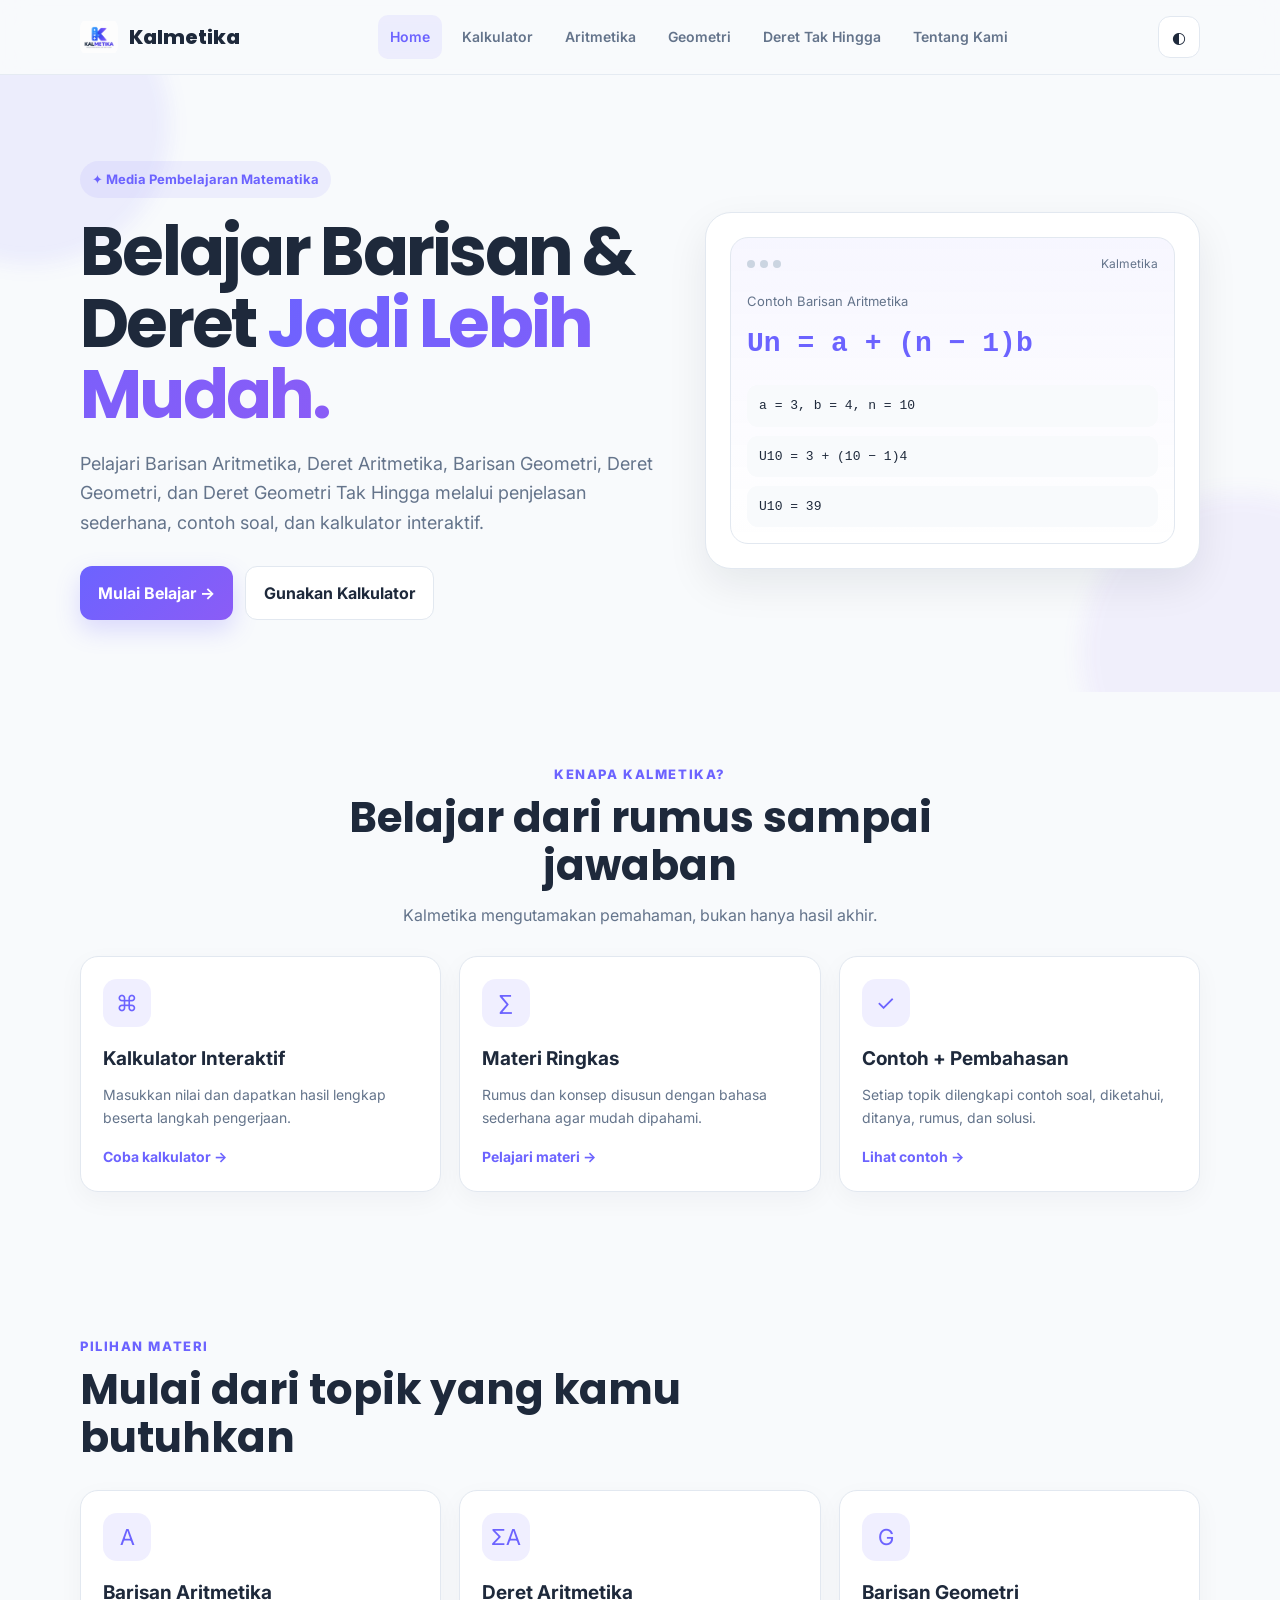
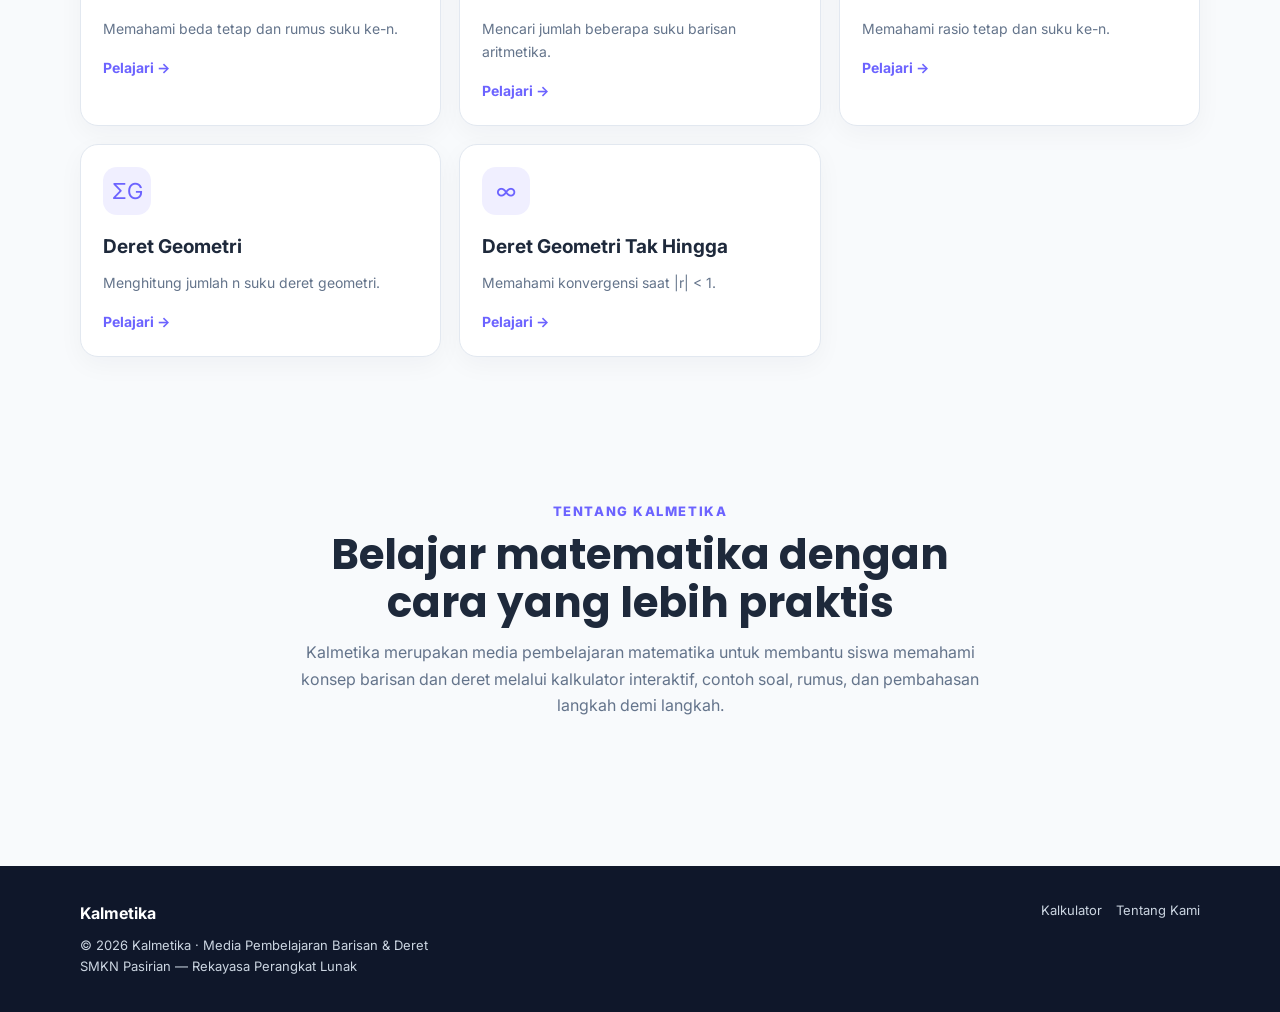
<file: index.html>
<!doctype html><html lang="id"><head><meta charset="utf-8"><meta name="viewport" content="width=device-width,initial-scale=1"><meta name="description" content="Kalmetika - media pembelajaran Barisan & Deret Aritmetika dan Geometri."><title>Kalmetika — Belajar Barisan & Deret Jadi Lebih Mudah</title><link rel="stylesheet" href="style.css"></head><body>
<nav class="navbar"><div class="container nav-wrap"><a class="brand" href="index.html"><img src="assets/images/logo-kalmetika.png" class="brand-logo" alt="Kalmetika">Kalmetika</a><div class="nav-links"><a class="active" href="index.html">Home</a><a href="kalkulator.html">Kalkulator</a><a href="aritmetika.html">Aritmetika</a><a href="geometri.html">Geometri</a><a href="tak-hingga.html">Deret Tak Hingga</a><a href="tentang.html">Tentang Kami</a></div><div class="nav-actions"><button class="icon-btn" id="themeToggle" aria-label="Ganti tema">◐</button><button class="menu-btn" id="menuToggle" aria-label="Buka menu">☰</button></div></div></nav>
<main>
<section class="hero"><div class="container hero-grid"><div><span class="eyebrow">✦ Media Pembelajaran Matematika</span><h1>Belajar Barisan & Deret <span class="gradient-text">Jadi Lebih Mudah.</span></h1><p>Pelajari Barisan Aritmetika, Deret Aritmetika, Barisan Geometri, Deret Geometri, dan Deret Geometri Tak Hingga melalui penjelasan sederhana, contoh soal, dan kalkulator interaktif.</p><div class="hero-actions"><a class="btn btn-primary" href="aritmetika.html">Mulai Belajar →</a><a class="btn btn-secondary" href="kalkulator.html">Gunakan Kalkulator</a></div></div><div class="hero-card"><div class="math-window"><div class="math-top"><div class="dots"><span class="dot"></span><span class="dot"></span><span class="dot"></span></div><span style="color:var(--muted);font-size:12px">Kalmetika</span></div><div style="font-size:13px;color:var(--muted)">Contoh Barisan Aritmetika</div><div class="formula-large">Un = a + (n − 1)b</div><div class="math-steps"><div class="step-chip">a = 3, b = 4, n = 10</div><div class="step-chip">U10 = 3 + (10 − 1)4</div><div class="step-chip">U10 = 39</div></div></div></div></div></section>
<section class="section"><div class="container"><div class="section-header center"><div class="kicker">Kenapa Kalmetika?</div><h2>Belajar dari rumus sampai jawaban</h2><p>Kalmetika mengutamakan pemahaman, bukan hanya hasil akhir.</p></div><div class="grid-3"><article class="card"><div class="card-icon">⌘</div><h3>Kalkulator Interaktif</h3><p>Masukkan nilai dan dapatkan hasil lengkap beserta langkah pengerjaan.</p><a class="card-link" href="kalkulator.html">Coba kalkulator →</a></article><article class="card"><div class="card-icon">∑</div><h3>Materi Ringkas</h3><p>Rumus dan konsep disusun dengan bahasa sederhana agar mudah dipahami.</p><a class="card-link" href="aritmetika.html">Pelajari materi →</a></article><article class="card"><div class="card-icon">✓</div><h3>Contoh + Pembahasan</h3><p>Setiap topik dilengkapi contoh soal, diketahui, ditanya, rumus, dan solusi.</p><a class="card-link" href="geometri.html">Lihat contoh →</a></article></div></div></section>
<section class="section"><div class="container"><div class="section-header"><div class="kicker">Pilihan Materi</div><h2>Mulai dari topik yang kamu butuhkan</h2></div><div class="grid-3"><article class="card"><div class="card-icon">A</div><h3>Barisan Aritmetika</h3><p>Memahami beda tetap dan rumus suku ke-n.</p><a class="card-link" href="aritmetika.html">Pelajari →</a></article><article class="card"><div class="card-icon">ΣA</div><h3>Deret Aritmetika</h3><p>Mencari jumlah beberapa suku barisan aritmetika.</p><a class="card-link" href="aritmetika.html#deret">Pelajari →</a></article><article class="card"><div class="card-icon">G</div><h3>Barisan Geometri</h3><p>Memahami rasio tetap dan suku ke-n.</p><a class="card-link" href="geometri.html">Pelajari →</a></article><article class="card"><div class="card-icon">ΣG</div><h3>Deret Geometri</h3><p>Menghitung jumlah n suku deret geometri.</p><a class="card-link" href="geometri.html#deret">Pelajari →</a></article><article class="card"><div class="card-icon">∞</div><h3>Deret Geometri Tak Hingga</h3><p>Memahami konvergensi saat |r| &lt; 1.</p><a class="card-link" href="tak-hingga.html">Pelajari →</a></article></div></div></section>
<section class="section"><div class="container"><div class="section-header center"><div class="kicker">Tentang Kalmetika</div><h2>Belajar matematika dengan cara yang lebih praktis</h2><p>Kalmetika merupakan media pembelajaran matematika untuk membantu siswa memahami konsep barisan dan deret melalui kalkulator interaktif, contoh soal, rumus, dan pembahasan langkah demi langkah.</p></div></div></section>
</main>
<footer class="footer"><div class="container footer-wrap"><div><h4>Kalmetika</h4><p>© 2026 Kalmetika · Media Pembelajaran Barisan & Deret<br>SMKN Pasirian — Rekayasa Perangkat Lunak</p></div><div class="footer-links"><a href="kalkulator.html">Kalkulator</a><a href="tentang.html">Tentang Kami</a></div></div></footer><button id="toTop" class="to-top">↑</button><div id="toast" class="toast"></div><script src="script.js"></script></body></html>
</file>
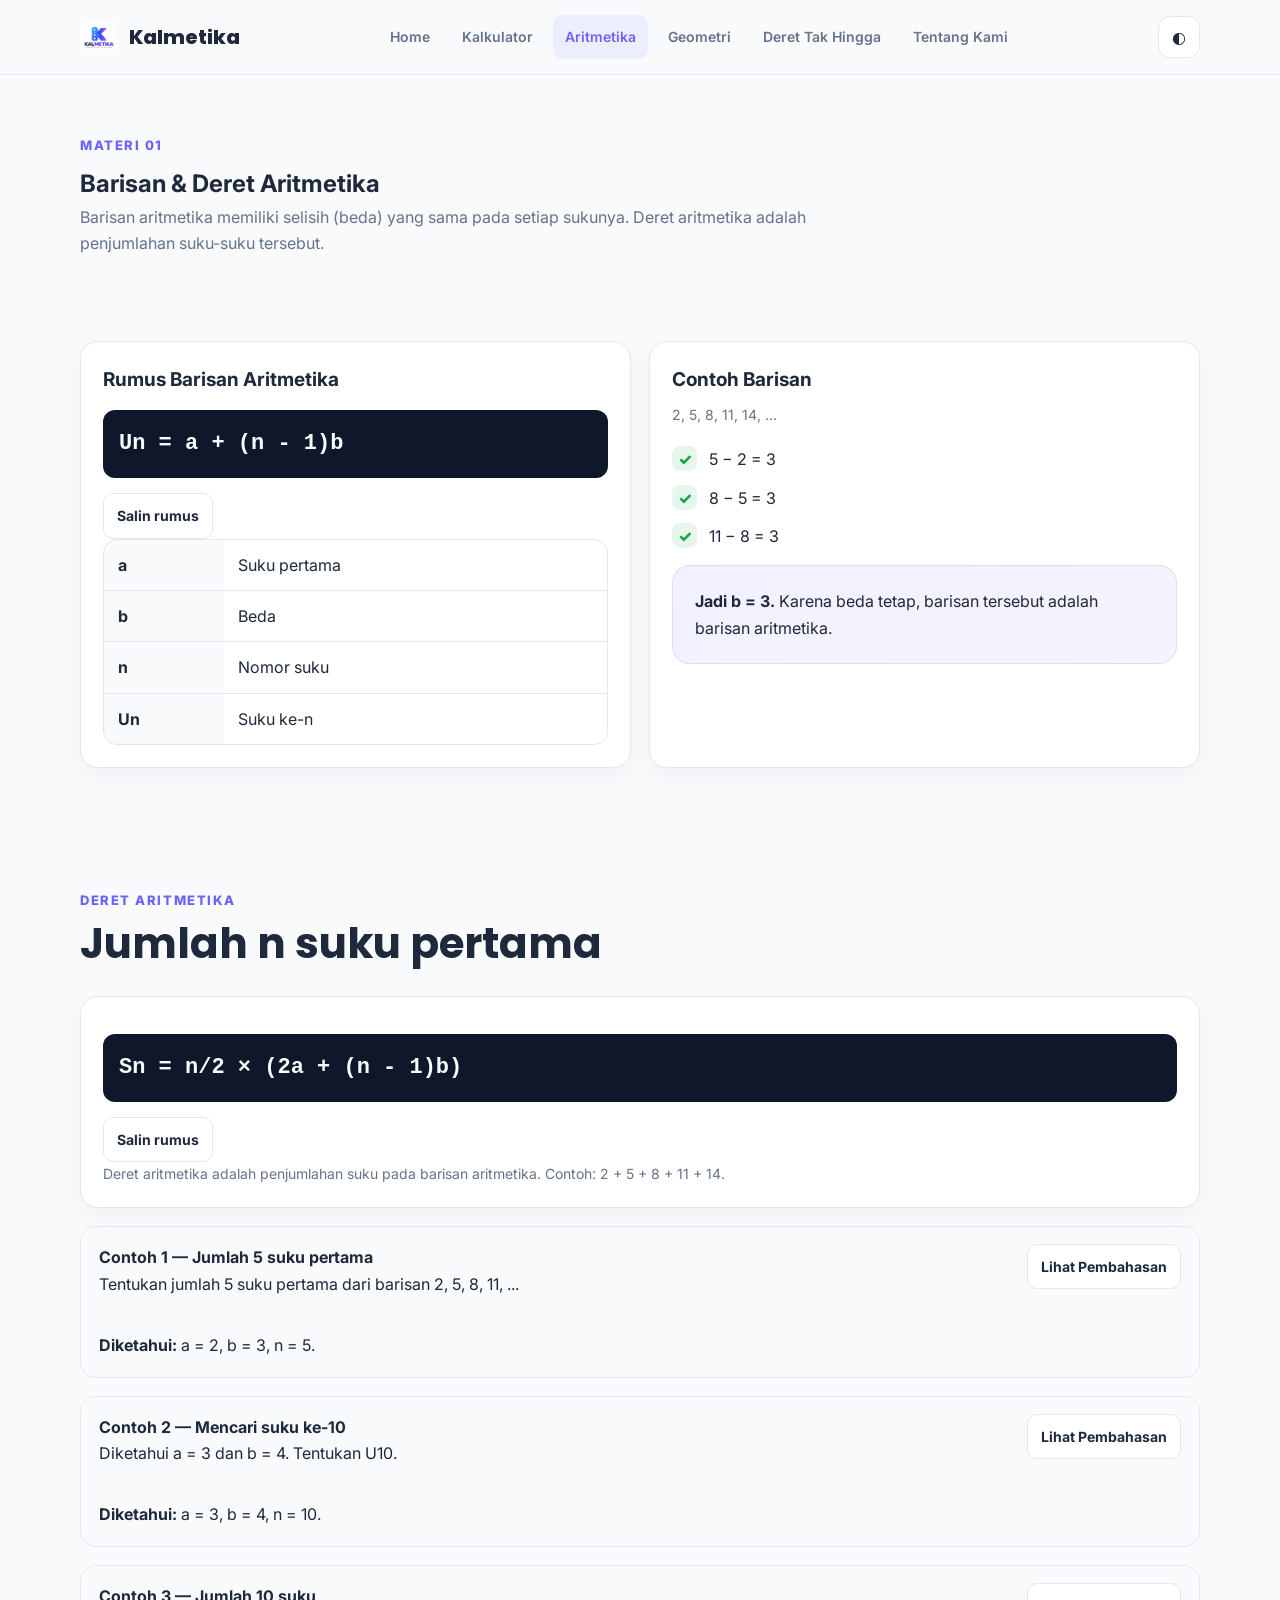
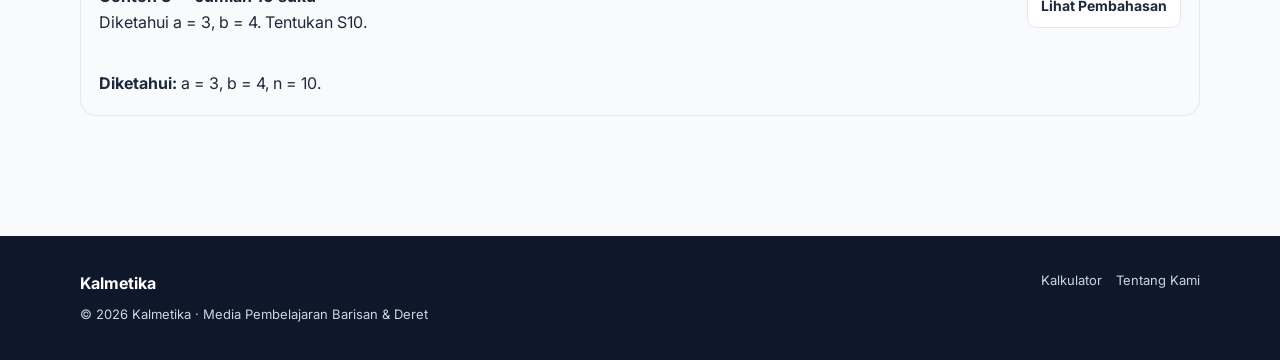
<file: aritmetika.html>
<!doctype html><html lang="id"><head><meta charset="utf-8"><meta name="viewport" content="width=device-width,initial-scale=1"><title>Aritmetika — Kalmetika</title><link rel="stylesheet" href="style.css"></head><body><nav class="navbar"><div class="container nav-wrap"><a class="brand" href="index.html"><img src="assets/images/logo-kalmetika.png" class="brand-logo" alt="Kalmetika">Kalmetika</a><div class="nav-links"><a href="index.html">Home</a><a href="kalkulator.html">Kalkulator</a><a class="active" href="aritmetika.html">Aritmetika</a><a href="geometri.html">Geometri</a><a href="tak-hingga.html">Deret Tak Hingga</a><a href="tentang.html">Tentang Kami</a></div><div class="nav-actions"><button class="icon-btn" id="themeToggle">◐</button><button class="menu-btn" id="menuToggle">☰</button></div></div></nav><main><section class="page-hero"><div class="container"><div class="kicker">Materi 01</div><h1>Barisan & Deret Aritmetika</h1><p>Barisan aritmetika memiliki selisih (beda) yang sama pada setiap sukunya. Deret aritmetika adalah penjumlahan suku-suku tersebut.</p></div></section><section class="section-sm"><div class="container grid-2"><article class="card formula-card"><h3>Rumus Barisan Aritmetika</h3><div class="formula" id="f1">Un = a + (n - 1)b</div><button class="btn btn-secondary btn-small copy-formula" data-target="#f1">Salin rumus</button><div class="table-like"><div>a</div><div>Suku pertama</div><div>b</div><div>Beda</div><div>n</div><div>Nomor suku</div><div>Un</div><div>Suku ke-n</div></div></article><article class="card"><h3>Contoh Barisan</h3><p>2, 5, 8, 11, 14, ...</p><div class="feature-list"><div class="feature-item"><span class="check">✓</span><span>5 − 2 = 3</span></div><div class="feature-item"><span class="check">✓</span><span>8 − 5 = 3</span></div><div class="feature-item"><span class="check">✓</span><span>11 − 8 = 3</span></div></div><div class="callout" style="margin-top:16px"><b>Jadi b = 3.</b> Karena beda tetap, barisan tersebut adalah barisan aritmetika.</div></article></div></section><section class="section" id="deret"><div class="container"><div class="section-header"><div class="kicker">Deret Aritmetika</div><h2>Jumlah n suku pertama</h2></div><article class="card formula-card"><div class="formula" id="f2">Sn = n/2 × (2a + (n - 1)b)</div><button class="btn btn-secondary btn-small copy-formula" data-target="#f2">Salin rumus</button><p>Deret aritmetika adalah penjumlahan suku pada barisan aritmetika. Contoh: 2 + 5 + 8 + 11 + 14.</p></article><div class="example"><div class="example-head"><div><h4>Contoh 1 — Jumlah 5 suku pertama</h4><p>Tentukan jumlah 5 suku pertama dari barisan 2, 5, 8, 11, ...</p></div><button class="btn btn-secondary btn-small toggle-solution">Lihat Pembahasan</button></div><div class="example-body"><b>Diketahui:</b> a = 2, b = 3, n = 5.<div class="solution"><div class="solution-step">S5 = 5/2 × (2(2) + (5 - 1)3)</div><div class="solution-step">S5 = 5/2 × (4 + 12)</div><div class="solution-step">S5 = 5/2 × 16</div><div class="solution-step">S5 = <strong>40</strong></div><p><strong>Jawaban:</strong> Jumlah 5 suku pertama = 40.</p></div></div></div><div class="example"><div class="example-head"><div><h4>Contoh 2 — Mencari suku ke-10</h4><p>Diketahui a = 3 dan b = 4. Tentukan U10.</p></div><button class="btn btn-secondary btn-small toggle-solution">Lihat Pembahasan</button></div><div class="example-body"><b>Diketahui:</b> a = 3, b = 4, n = 10.<div class="solution"><div class="solution-step">U10 = 3 + (10 - 1)4</div><div class="solution-step">U10 = 3 + 36</div><div class="solution-step">U10 = <strong>39</strong></div><p><strong>Jawaban:</strong> U10 = 39.</p></div></div></div><div class="example"><div class="example-head"><div><h4>Contoh 3 — Jumlah 10 suku</h4><p>Diketahui a = 3, b = 4. Tentukan S10.</p></div><button class="btn btn-secondary btn-small toggle-solution">Lihat Pembahasan</button></div><div class="example-body"><b>Diketahui:</b> a = 3, b = 4, n = 10.<div class="solution"><div class="solution-step">S10 = 10/2 × (2(3) + (10 - 1)4)</div><div class="solution-step">S10 = 5 × (6 + 36)</div><div class="solution-step">S10 = 5 × 42</div><div class="solution-step">S10 = <strong>210</strong></div><p><strong>Jawaban:</strong> Jumlah 10 suku pertama = 210.</p></div></div></div></div></section></main><footer class="footer"><div class="container footer-wrap"><div><h4>Kalmetika</h4><p>© 2026 Kalmetika · Media Pembelajaran Barisan & Deret</p></div><div class="footer-links"><a href="kalkulator.html">Kalkulator</a><a href="tentang.html">Tentang Kami</a></div></div></footer><button id="toTop" class="to-top">↑</button><div id="toast" class="toast"></div><script src="script.js"></script></body></html>
</file>
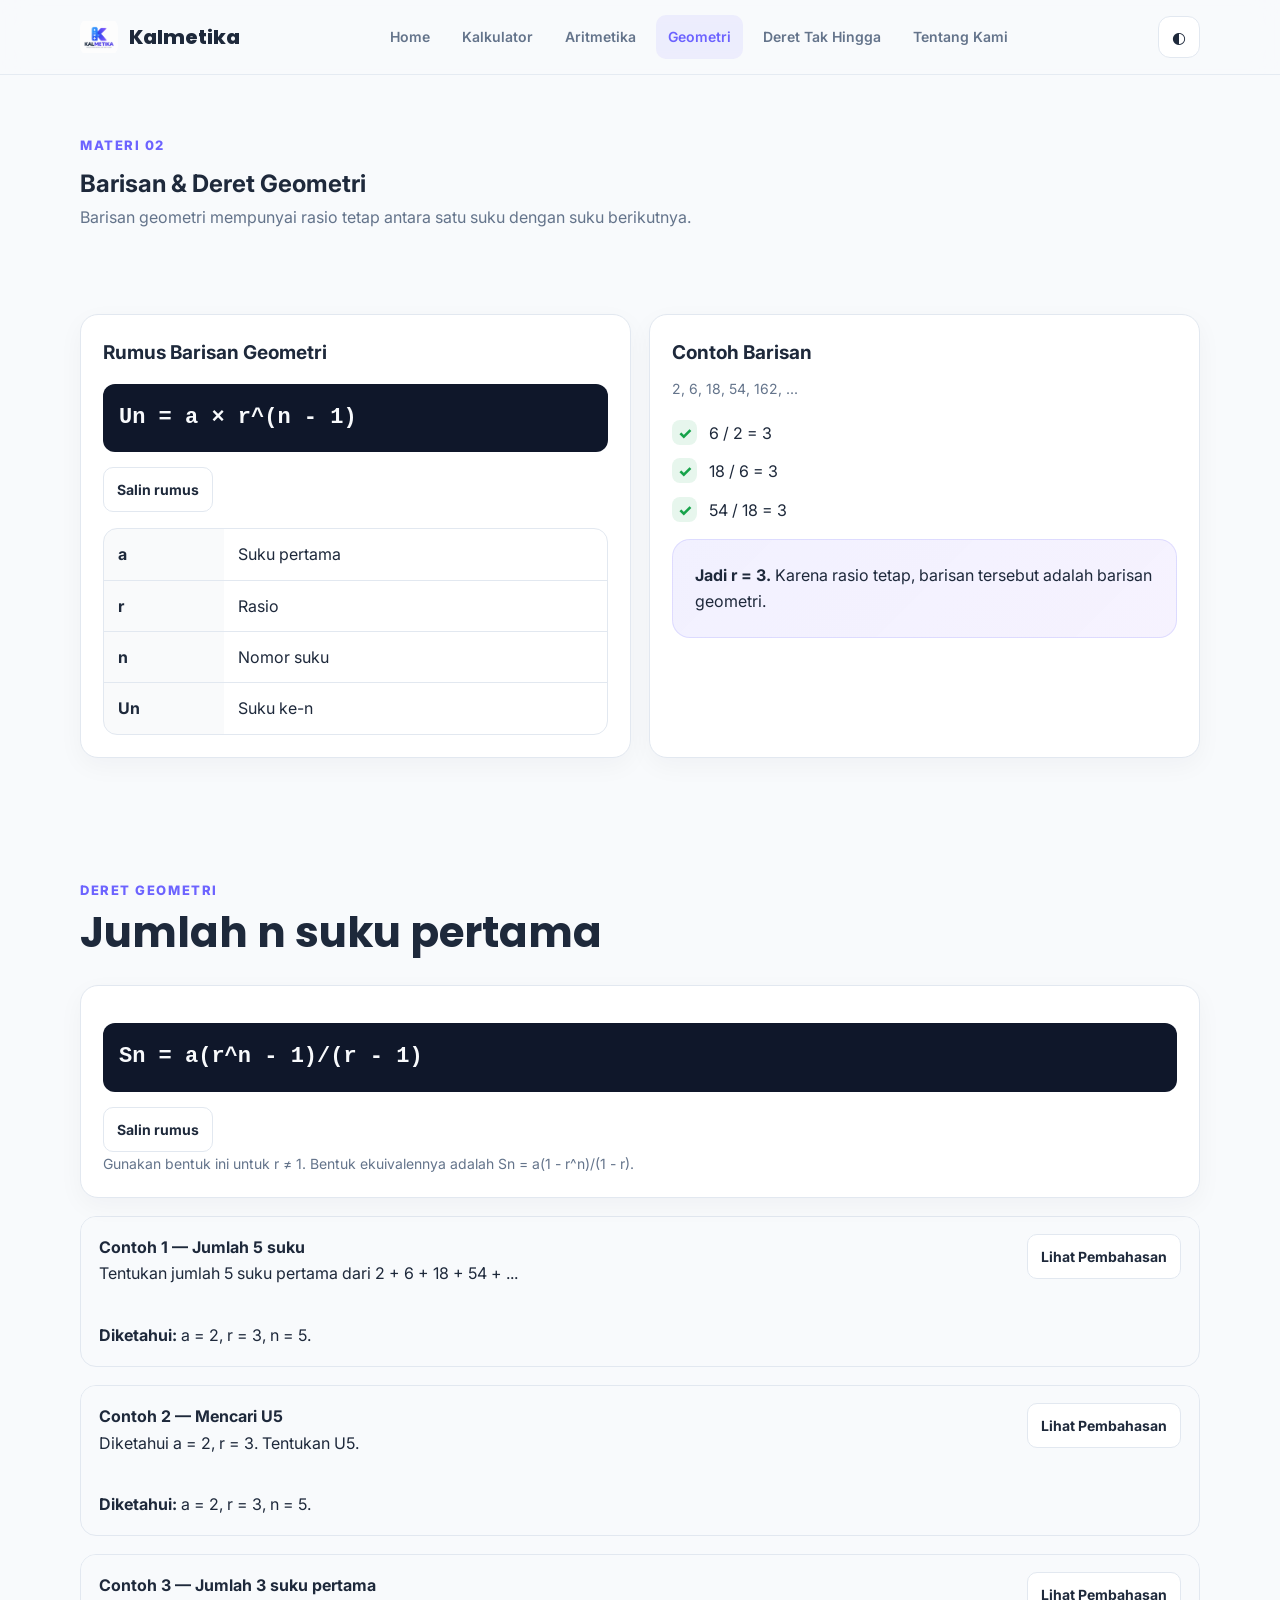
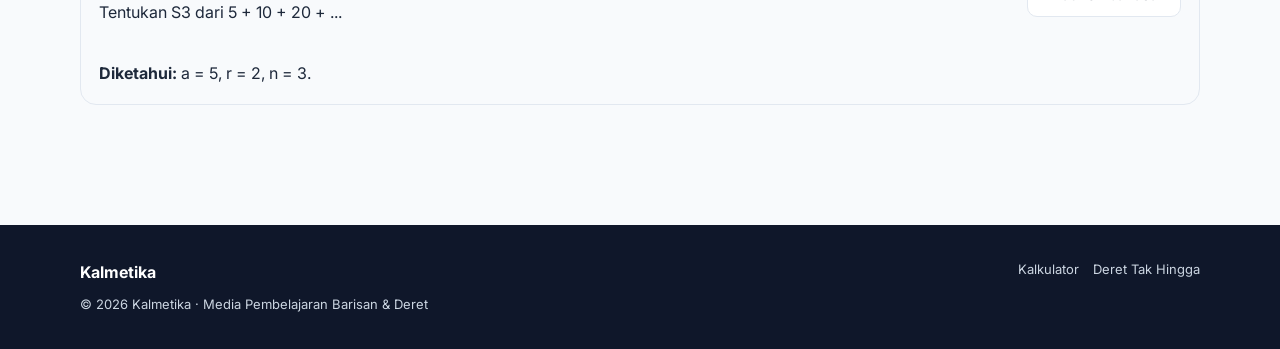
<file: geometri.html>
<!doctype html><html lang="id"><head><meta charset="utf-8"><meta name="viewport" content="width=device-width,initial-scale=1"><title>Geometri — Kalmetika</title><link rel="stylesheet" href="style.css"></head><body><nav class="navbar"><div class="container nav-wrap"><a class="brand" href="index.html"><img src="assets/images/logo-kalmetika.png" class="brand-logo" alt="Kalmetika">Kalmetika</a><div class="nav-links"><a href="index.html">Home</a><a href="kalkulator.html">Kalkulator</a><a href="aritmetika.html">Aritmetika</a><a class="active" href="geometri.html">Geometri</a><a href="tak-hingga.html">Deret Tak Hingga</a><a href="tentang.html">Tentang Kami</a></div><div class="nav-actions"><button class="icon-btn" id="themeToggle">◐</button><button class="menu-btn" id="menuToggle">☰</button></div></div></nav><main><section class="page-hero"><div class="container"><div class="kicker">Materi 02</div><h1>Barisan & Deret Geometri</h1><p>Barisan geometri mempunyai rasio tetap antara satu suku dengan suku berikutnya.</p></div></section><section class="section-sm"><div class="container grid-2"><article class="card formula-card"><h3>Rumus Barisan Geometri</h3><div class="formula" id="g1">Un = a × r^(n - 1)</div><button class="btn btn-secondary btn-small copy-formula" data-target="#g1">Salin rumus</button><div class="table-like" style="margin-top:16px"><div>a</div><div>Suku pertama</div><div>r</div><div>Rasio</div><div>n</div><div>Nomor suku</div><div>Un</div><div>Suku ke-n</div></div></article><article class="card"><h3>Contoh Barisan</h3><p>2, 6, 18, 54, 162, ...</p><div class="feature-list"><div class="feature-item"><span class="check">✓</span><span>6 / 2 = 3</span></div><div class="feature-item"><span class="check">✓</span><span>18 / 6 = 3</span></div><div class="feature-item"><span class="check">✓</span><span>54 / 18 = 3</span></div></div><div class="callout" style="margin-top:16px"><b>Jadi r = 3.</b> Karena rasio tetap, barisan tersebut adalah barisan geometri.</div></article></div></section><section class="section" id="deret"><div class="container"><div class="section-header"><div class="kicker">Deret Geometri</div><h2>Jumlah n suku pertama</h2></div><article class="card formula-card"><div class="formula" id="g2">Sn = a(r^n - 1)/(r - 1)</div><button class="btn btn-secondary btn-small copy-formula" data-target="#g2">Salin rumus</button><p>Gunakan bentuk ini untuk r ≠ 1. Bentuk ekuivalennya adalah Sn = a(1 - r^n)/(1 - r).</p></article><div class="example"><div class="example-head"><div><h4>Contoh 1 — Jumlah 5 suku</h4><p>Tentukan jumlah 5 suku pertama dari 2 + 6 + 18 + 54 + ...</p></div><button class="btn btn-secondary btn-small toggle-solution">Lihat Pembahasan</button></div><div class="example-body"><b>Diketahui:</b> a = 2, r = 3, n = 5.<div class="solution"><div class="solution-step">S5 = 2(3^5 - 1)/(3 - 1)</div><div class="solution-step">S5 = 2(243 - 1)/2</div><div class="solution-step">S5 = <strong>242</strong></div><p><strong>Jawaban:</strong> Jumlah 5 suku pertama = 242.</p></div></div></div><div class="example"><div class="example-head"><div><h4>Contoh 2 — Mencari U5</h4><p>Diketahui a = 2, r = 3. Tentukan U5.</p></div><button class="btn btn-secondary btn-small toggle-solution">Lihat Pembahasan</button></div><div class="example-body"><b>Diketahui:</b> a = 2, r = 3, n = 5.<div class="solution"><div class="solution-step">U5 = 2 × 3^(5 - 1)</div><div class="solution-step">U5 = 2 × 3^4</div><div class="solution-step">U5 = 2 × 81 = <strong>162</strong></div><p><strong>Jawaban:</strong> U5 = 162.</p></div></div></div><div class="example"><div class="example-head"><div><h4>Contoh 3 — Jumlah 3 suku pertama</h4><p>Tentukan S3 dari 5 + 10 + 20 + ...</p></div><button class="btn btn-secondary btn-small toggle-solution">Lihat Pembahasan</button></div><div class="example-body"><b>Diketahui:</b> a = 5, r = 2, n = 3.<div class="solution"><div class="solution-step">S3 = 5(2^3 - 1)/(2 - 1)</div><div class="solution-step">S3 = 5(8 - 1)</div><div class="solution-step">S3 = <strong>35</strong></div><p><strong>Jawaban:</strong> Jumlah 3 suku pertama = 35.</p></div></div></div></div></section></main><footer class="footer"><div class="container footer-wrap"><div><h4>Kalmetika</h4><p>© 2026 Kalmetika · Media Pembelajaran Barisan & Deret</p></div><div class="footer-links"><a href="kalkulator.html">Kalkulator</a><a href="tak-hingga.html">Deret Tak Hingga</a></div></div></footer><button id="toTop" class="to-top">↑</button><div id="toast" class="toast"></div><script src="script.js"></script></body></html>
</file>
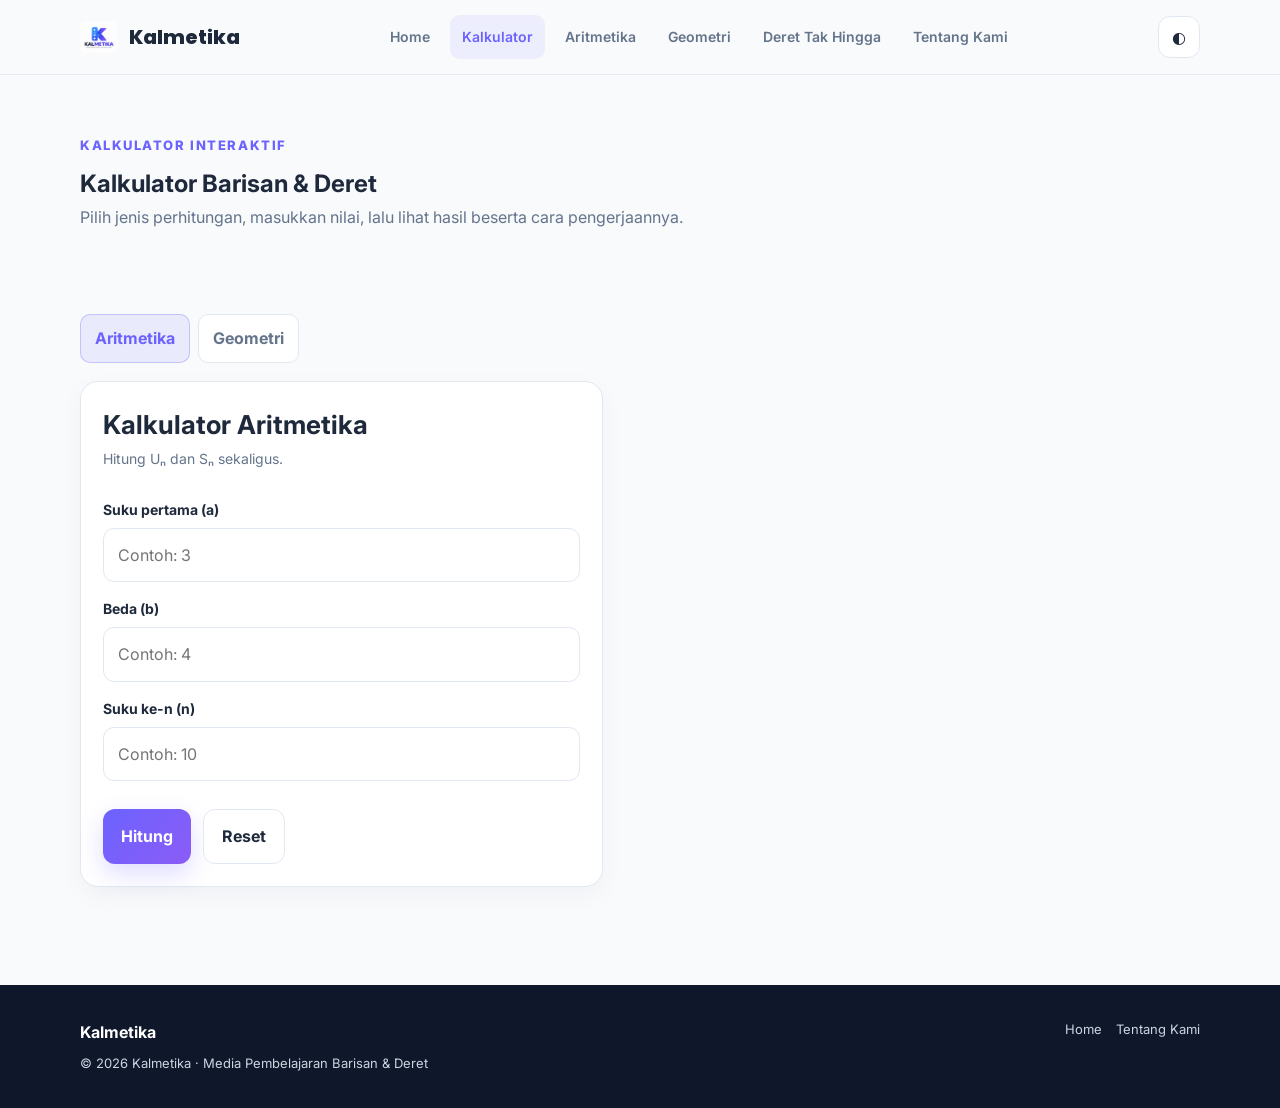
<file: kalkulator.html>
<!doctype html><html lang="id"><head><meta charset="utf-8"><meta name="viewport" content="width=device-width,initial-scale=1"><title>Kalkulator — Kalmetika</title><link rel="stylesheet" href="style.css"></head><body><nav class="navbar"><div class="container nav-wrap"><a class="brand" href="index.html"><img src="assets/images/logo-kalmetika.png" class="brand-logo" alt="Kalmetika">Kalmetika</a><div class="nav-links"><a href="index.html">Home</a><a class="active" href="kalkulator.html">Kalkulator</a><a href="aritmetika.html">Aritmetika</a><a href="geometri.html">Geometri</a><a href="tak-hingga.html">Deret Tak Hingga</a><a href="tentang.html">Tentang Kami</a></div><div class="nav-actions"><button class="icon-btn" id="themeToggle">◐</button><button class="menu-btn" id="menuToggle">☰</button></div></div></nav><main><section class="page-hero"><div class="container"><div class="kicker">Kalkulator Interaktif</div><h1>Kalkulator Barisan & Deret</h1><p>Pilih jenis perhitungan, masukkan nilai, lalu lihat hasil beserta cara pengerjaannya.</p></div></section><section class="section-sm"><div class="container"><div class="tabs"><button class="tab calc-tab active" data-mode="arith">Aritmetika</button><button class="tab calc-tab" data-mode="geo">Geometri</button></div><div class="calc-shell"><section class="card" id="arithCalc"><div class="section-header"><h2 style="font-size:26px">Kalkulator Aritmetika</h2><p>Hitung Uₙ dan Sₙ sekaligus.</p></div><div id="arithError" class="error"></div><form id="arithForm"><div class="field"><label for="a">Suku pertama (a)</label><input id="a" type="number" step="any" placeholder="Contoh: 3" required></div><div class="field"><label for="b">Beda (b)</label><input id="b" type="number" step="any" placeholder="Contoh: 4" required></div><div class="field"><label for="n">Suku ke-n (n)</label><input id="n" type="number" min="1" step="1" placeholder="Contoh: 10" required></div><div class="hero-actions"><button class="btn btn-primary" type="submit">Hitung</button><button class="btn btn-secondary" id="arithReset" type="button">Reset</button></div></form></section><section class="card" id="arithResults" style="display:none"><div class="section-header"><h2 style="font-size:26px">Hasil & Cara Pengerjaan</h2><p>Hasil akan muncul setelah kalkulator dijalankan.</p></div><div class="result-grid"><div class="result"><div class="label">Suku ke-n (Uₙ)</div><div class="value" id="arithUn">—</div></div><div class="result"><div class="label">Jumlah n suku (Sₙ)</div><div class="value" id="arithSn">—</div></div></div><div class="steps-box" id="arithSteps"></div></section>
<section class="card" id="geoCalc" style="display:none"><div class="section-header"><h2 style="font-size:26px">Kalkulator Geometri</h2><p>Hitung Uₙ, Sₙ, dan S∞.</p></div><div id="geoError" class="error"></div><form id="geoForm"><div class="field"><label for="ga">Suku pertama (a)</label><input id="ga" type="number" step="any" placeholder="Contoh: 2" required></div><div class="field"><label for="gr">Rasio (r)</label><input id="gr" type="number" step="any" placeholder="Contoh: 3" required></div><div class="field"><label for="gn">Suku ke-n (n)</label><input id="gn" type="number" min="1" step="1" placeholder="Contoh: 5" required></div><div class="hero-actions"><button class="btn btn-primary" type="submit">Hitung</button><button class="btn btn-secondary" id="geoReset" type="button">Reset</button></div></form></section><section class="card" id="geoResults" style="display:none"><div class="section-header"><h2 style="font-size:26px">Hasil & Cara Pengerjaan</h2></div><div class="result-grid"><div class="result"><div class="label">Uₙ</div><div class="value" id="geoUn">—</div></div><div class="result"><div class="label">Sₙ</div><div class="value" id="geoSn">—</div></div><div class="result"><div class="label">S∞</div><div class="value" id="geoInf">—</div></div></div><div class="steps-box" id="geoSteps"></div></section></div></div></section></main><footer class="footer"><div class="container footer-wrap"><div><h4>Kalmetika</h4><p>© 2026 Kalmetika · Media Pembelajaran Barisan & Deret</p></div><div class="footer-links"><a href="index.html">Home</a><a href="tentang.html">Tentang Kami</a></div></div></footer><button id="toTop" class="to-top">↑</button><div id="toast" class="toast"></div><script src="script.js"></script></body></html>
</file>
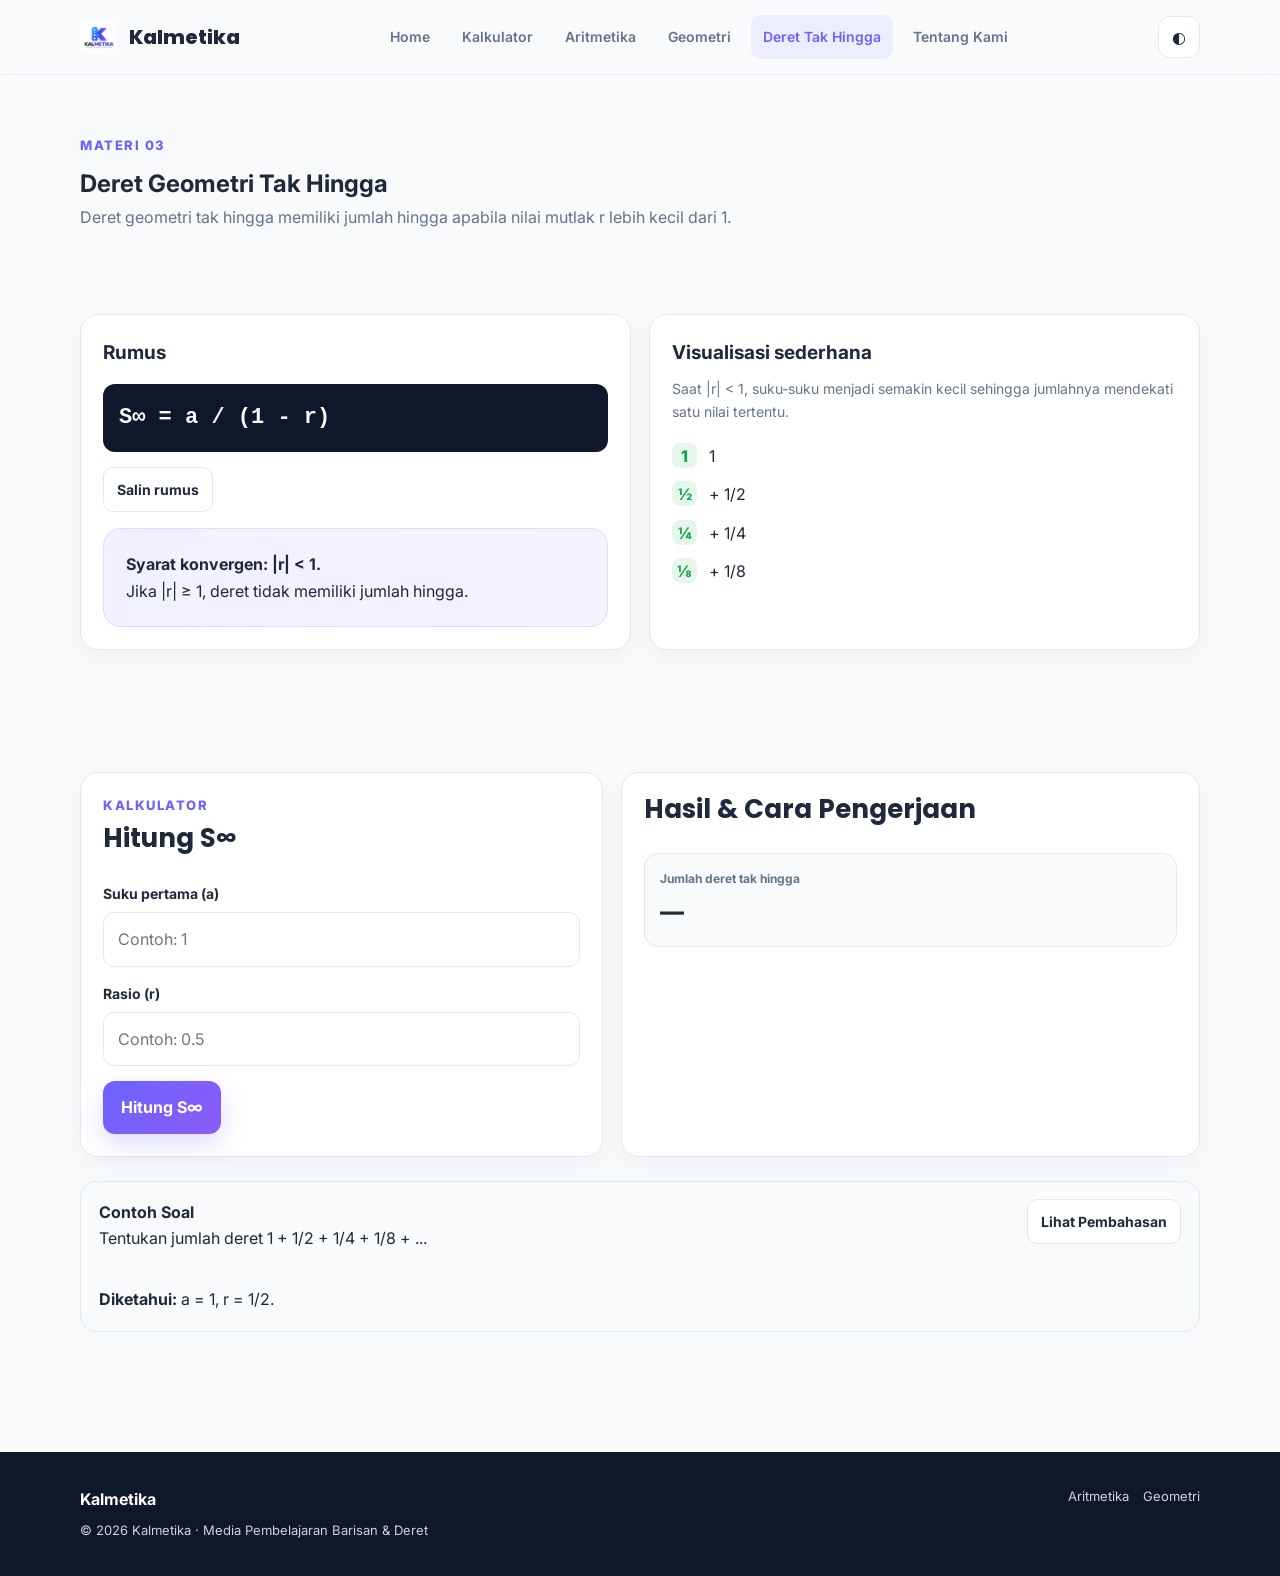
<file: tak-hingga.html>
<!doctype html><html lang="id"><head><meta charset="utf-8"><meta name="viewport" content="width=device-width,initial-scale=1"><title>Deret Geometri Tak Hingga — Kalmetika</title><link rel="stylesheet" href="style.css"></head><body><nav class="navbar"><div class="container nav-wrap"><a class="brand" href="index.html"><img src="assets/images/logo-kalmetika.png" class="brand-logo" alt="Kalmetika">Kalmetika</a><div class="nav-links"><a href="index.html">Home</a><a href="kalkulator.html">Kalkulator</a><a href="aritmetika.html">Aritmetika</a><a href="geometri.html">Geometri</a><a class="active" href="tak-hingga.html">Deret Tak Hingga</a><a href="tentang.html">Tentang Kami</a></div><div class="nav-actions"><button class="icon-btn" id="themeToggle">◐</button><button class="menu-btn" id="menuToggle">☰</button></div></div></nav><main><section class="page-hero"><div class="container"><div class="kicker">Materi 03</div><h1>Deret Geometri Tak Hingga</h1><p>Deret geometri tak hingga memiliki jumlah hingga apabila nilai mutlak r lebih kecil dari 1.</p></div></section><section class="section-sm"><div class="container grid-2"><article class="card formula-card"><h3>Rumus</h3><div class="formula" id="infFormula">S∞ = a / (1 - r)</div><button class="btn btn-secondary btn-small copy-formula" data-target="#infFormula">Salin rumus</button><div class="callout" style="margin-top:16px"><b>Syarat konvergen: |r| &lt; 1.</b><br>Jika |r| ≥ 1, deret tidak memiliki jumlah hingga.</div></article><article class="card"><h3>Visualisasi sederhana</h3><p>Saat |r| &lt; 1, suku-suku menjadi semakin kecil sehingga jumlahnya mendekati satu nilai tertentu.</p><div class="feature-list"><div class="feature-item"><span class="check">1</span><span>1</span></div><div class="feature-item"><span class="check">½</span><span>+ 1/2</span></div><div class="feature-item"><span class="check">¼</span><span>+ 1/4</span></div><div class="feature-item"><span class="check">⅛</span><span>+ 1/8</span></div></div></article></div></section><section class="section"><div class="container"><div class="calc-shell"><section class="card"><div class="section-header"><div class="kicker">Kalkulator</div><h2 style="font-size:26px">Hitung S∞</h2></div><div id="infiniteError" class="error"></div><form id="infiniteForm"><div class="field"><label for="ia">Suku pertama (a)</label><input id="ia" type="number" step="any" placeholder="Contoh: 1" required></div><div class="field"><label for="ir">Rasio (r)</label><input id="ir" type="number" step="any" placeholder="Contoh: 0.5" required></div><button class="btn btn-primary" type="submit">Hitung S∞</button></form></section><section class="card" id="infiniteResult"><div class="section-header"><h2 style="font-size:26px">Hasil & Cara Pengerjaan</h2></div><div class="result"><div class="label">Jumlah deret tak hingga</div><div class="value" id="infValue">—</div></div><div class="steps-box" id="infiniteSteps"></div></section></div><div style="margin-top:24px" class="example"><div class="example-head"><div><h4>Contoh Soal</h4><p>Tentukan jumlah deret 1 + 1/2 + 1/4 + 1/8 + ...</p></div><button class="btn btn-secondary btn-small toggle-solution">Lihat Pembahasan</button></div><div class="example-body"><b>Diketahui:</b> a = 1, r = 1/2.<div class="solution"><div class="solution-step">S∞ = a/(1-r)</div><div class="solution-step">S∞ = 1/(1 - 1/2)</div><div class="solution-step">S∞ = 1/(1/2)</div><div class="solution-step">S∞ = <strong>2</strong></div><p><strong>Jawaban:</strong> Jumlah deret tak hingga = 2.</p></div></div></div></div></section></main><footer class="footer"><div class="container footer-wrap"><div><h4>Kalmetika</h4><p>© 2026 Kalmetika · Media Pembelajaran Barisan & Deret</p></div><div class="footer-links"><a href="aritmetika.html">Aritmetika</a><a href="geometri.html">Geometri</a></div></div></footer><button id="toTop" class="to-top">↑</button><div id="toast" class="toast"></div><script src="script.js"></script></body></html>
</file>
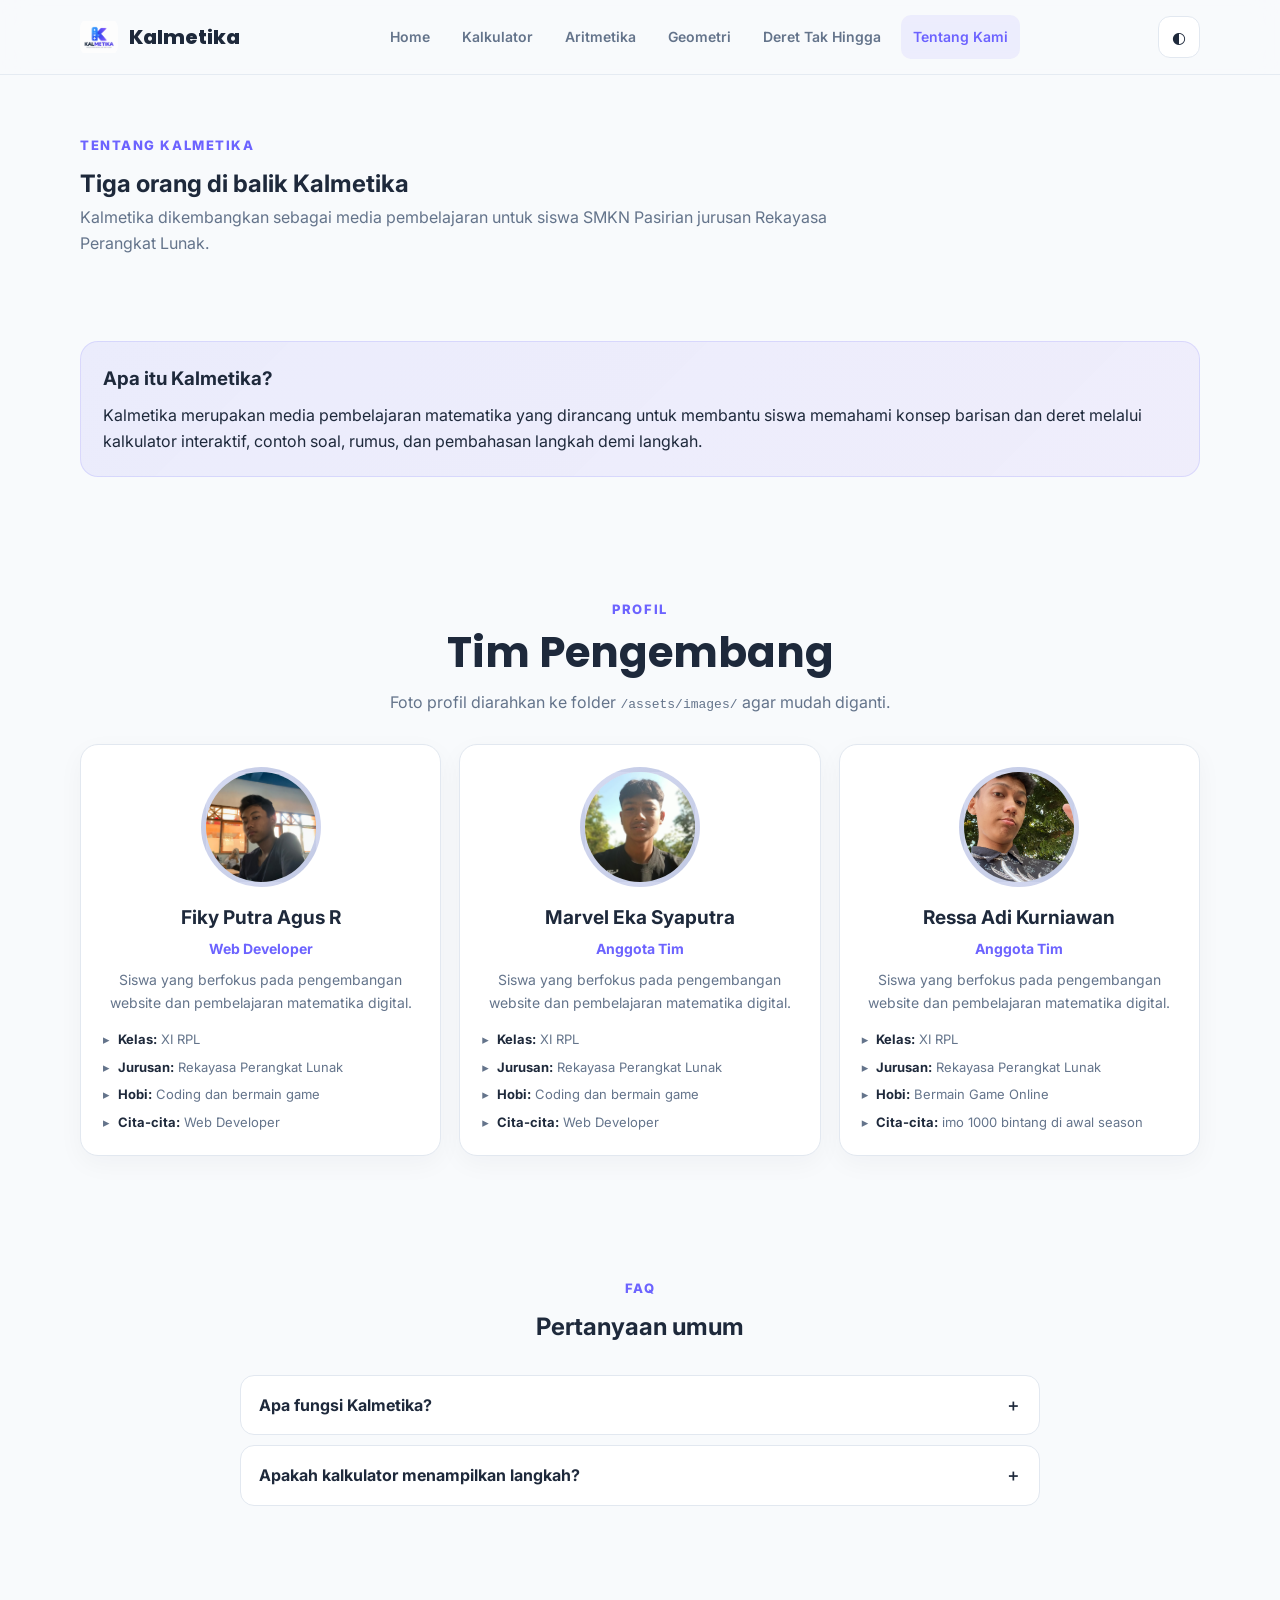
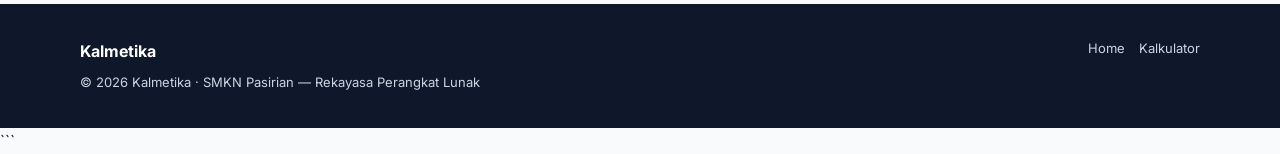
<file: tentang.html>
<!doctype html>
<html lang="id">

<head>
    <meta charset="utf-8">
    <meta name="viewport" content="width=device-width, initial-scale=1">
    <title>Tentang Kami — Kalmetika</title>
    <link rel="stylesheet" href="style.css">
</head>

<body>

    <!-- Navbar -->
    <nav class="navbar">
        <div class="container nav-wrap">

            <a class="brand" href="index.html">
                <img
                    src="assets/images/logo-kalmetika.png"
                    class="brand-logo"
                    alt="Kalmetika"
                >
                Kalmetika
            </a>

            <div class="nav-links">
                <a href="index.html">Home</a>
                <a href="kalkulator.html">Kalkulator</a>
                <a href="aritmetika.html">Aritmetika</a>
                <a href="geometri.html">Geometri</a>
                <a href="tak-hingga.html">Deret Tak Hingga</a>
                <a class="active" href="tentang.html">Tentang Kami</a>
            </div>

            <div class="nav-actions">
                <button class="icon-btn" id="themeToggle">◐</button>
                <button class="menu-btn" id="menuToggle">☰</button>
            </div>

        </div>
    </nav>

    <main>

        <!-- Hero -->
        <section class="page-hero">
            <div class="container">
                <div class="kicker">Tentang Kalmetika</div>

                <h1>Tiga orang di balik Kalmetika</h1>

                <p>
                    Kalmetika dikembangkan sebagai media pembelajaran
                    untuk siswa SMKN Pasirian jurusan Rekayasa Perangkat Lunak.
                </p>
            </div>
        </section>

        <!-- Tentang Kalmetika -->
        <section class="section-sm">
            <div class="container">

                <div class="callout">
                    <h3>Apa itu Kalmetika?</h3>

                    <p style="margin-top: 7px">
                        Kalmetika merupakan media pembelajaran matematika
                        yang dirancang untuk membantu siswa memahami konsep
                        barisan dan deret melalui kalkulator interaktif,
                        contoh soal, rumus, dan pembahasan langkah demi langkah.
                    </p>
                </div>

            </div>
        </section>

        <!-- Profil Tim -->
        <section class="section">
            <div class="container">

                <div class="section-header center">
                    <div class="kicker">Profil</div>

                    <h2>Tim Pengembang</h2>

                    <p>
                        Foto profil diarahkan ke folder
                        <code>/assets/images/</code>
                        agar mudah diganti.
                    </p>
                </div>

                <div class="team">

                    <!-- Profil 1 -->
                    <article class="card profile">

                        <img
                            class="avatar"
                            src="assets/images/profil1.jpg"
                            data-fallback="data:image/svg+xml,%3Csvg xmlns='http://www.w3.org/2000/svg' viewBox='0 0 200 200'%3E%3Crect width='200' height='200' fill='%23E2E8F0'/%3E%3Ctext x='100' y='110' text-anchor='middle' font-family='Arial' font-size='56' fill='%236C63FF'%3EF%3C/text%3E%3C/svg%3E"
                            alt="Foto Fiky Putra Agus R"
                        >

                        <h3>Fiky Putra Agus R</h3>

                        <div class="role">
                            Web Developer
                        </div>

                        <p class="bio">
                            Siswa yang berfokus pada pengembangan website
                            dan pembelajaran matematika digital.
                        </p>

                        <div class="profile-meta">

                            <div>
                                ▸
                                <span>
                                    <b>Kelas:</b> XI RPL
                                </span>
                            </div>

                            <div>
                                ▸
                                <span>
                                    <b>Jurusan:</b> Rekayasa Perangkat Lunak
                                </span>
                            </div>

                            <div>
                                ▸
                                <span>
                                    <b>Hobi:</b> Coding dan bermain game
                                </span>
                            </div>

                            <div>
                                ▸
                                <span>
                                    <b>Cita-cita:</b> Web Developer
                                </span>
                            </div>

                        </div>

                    </article>

                    <!-- Profil 2 -->
                    <article class="card profile">

                        <img
                            class="avatar"
                            src="assets/images/profil2.jpg"
                            data-fallback="data:image/svg+xml,%3Csvg xmlns='http://www.w3.org/2000/svg' viewBox='0 0 200 200'%3E%3Crect width='200' height='200' fill='%23E2E8F0'/%3E%3Ctext x='100' y='110' text-anchor='middle' font-family='Arial' font-size='56' fill='%238B5CF6'%3E2%3C/text%3E%3C/svg%3E"
                            alt="Foto Profil 2"
                        >

                        <h3>Marvel Eka Syaputra</h3>

                        <div class="role">
                            Anggota Tim
                        </div>

                        <p class="bio">
                            Siswa yang berfokus pada pengembangan website dan pembelajaran matematika digital.
                        </p>

                        <div class="profile-meta">

                            <div>
                                ▸
                                <span>
                                    <b>Kelas:</b> XI RPL
                                </span>
                            </div>

                            <div>
                                ▸
                                <span>
                                    <b>Jurusan:</b> Rekayasa Perangkat Lunak
                                </span>
                            </div>

                            <div>
                                ▸
                                <span>
                                    <b>Hobi:</b> Coding dan bermain game
                                </span>
                            </div>

                            <div>
                                ▸
                                <span>
                                    <b>Cita-cita:</b> Web Developer
                                </span>
                            </div>

                        </div>

                    </article>

                    <!-- Profil 3 -->
                    <article class="card profile">

                        <img
                            class="avatar"
                            src="assets/images/profil3.jpg"
                            data-fallback="data:image/svg+xml,%3Csvg xmlns='http://www.w3.org/2000/svg' viewBox='0 0 200 200'%3E%3Crect width='200' height='200' fill='%23E2E8F0'/%3E%3Ctext x='100' y='110' text-anchor='middle' font-family='Arial' font-size='56' fill='%236C63FF'%3E3%3C/text%3E%3C/svg%3E"
                            alt="Foto Profil 3"
                        >

                        <h3>Ressa Adi Kurniawan</h3>

                        <div class="role">
                            Anggota Tim
                        </div>

                        <p class="bio">
                            Siswa yang berfokus pada pengembangan website dan pembelajaran matematika digital.
                        </p>

                        <div class="profile-meta">

                            <div>
                                ▸
                                <span>
                                    <b>Kelas:</b> XI RPL
                                </span>
                            </div>

                            <div>
                                ▸
                                <span>
                                    <b>Jurusan:</b> Rekayasa Perangkat Lunak
                                </span>
                            </div>

                            <div>
                                ▸
                                <span>
                                    <b>Hobi:</b> Bermain Game Online
                                </span>
                            </div>

                            <div>
                                ▸
                                <span>
                                    <b>Cita-cita:</b> imo 1000 bintang di awal season 
                                </span>
                            </div>

                        </div>

                    </article>

                </div>

            </div>
        </section>

        <!-- FAQ -->
        <section class="section-sm">
            <div class="container">

                <div class="section-header center">
                    <div class="kicker">FAQ</div>
                    <h2>Pertanyaan umum</h2>
                </div>

                <div class="faq">

                    <!-- FAQ 1 -->
                    <div class="faq-item">

                        <button class="faq-q">
                            Apa fungsi Kalmetika?
                            <span>＋</span>
                        </button>

                        <div class="faq-a">
                            Kalmetika membantu belajar barisan dan deret
                            melalui materi, rumus, contoh soal, serta kalkulator.
                        </div>

                    </div>

                    <!-- FAQ 2 -->
                    <div class="faq-item">

                        <button class="faq-q">
                            Apakah kalkulator menampilkan langkah?
                            <span>＋</span>
                        </button>

                        <div class="faq-a">
                            Ya. Kalkulator menampilkan substitusi rumus
                            dan proses hitung agar pengguna bisa mengikuti pengerjaannya.
                        </div>

                    </div>

                    <!-- FAQ 3
                    <div class="faq-item">

                        <button class="faq-q">
                            Bagaimana mengganti foto anggota?
                            <span>＋</span>
                        </button>

                        <div class="faq-a">
                            Ganti file profil1.jpg, profil2.jpg, dan profil3.jpg
                            di folder assets/images tanpa perlu mengubah struktur HTML.
                        </div>

                    </div> -->

                </div>

            </div>
        </section>

    </main>

    <!-- Footer -->
    <footer class="footer">
        <div class="container footer-wrap">

            <div>
                <h4>Kalmetika</h4>

                <p>
                    © 2026 Kalmetika · SMKN Pasirian —
                    Rekayasa Perangkat Lunak
                </p>
            </div>

            <div class="footer-links">
                <a href="index.html">Home</a>
                <a href="kalkulator.html">Kalkulator</a>
            </div>

        </div>
    </footer>

    <!-- Back to Top -->
    <button id="toTop" class="to-top">↑</button>

    <!-- Toast -->
    <div id="toast" class="toast"></div>

    <!-- JavaScript -->
    <script src="script.js"></script>

</body>

</html>
```
</file>
<file: style.css>
@import url('https://fonts.googleapis.com/css2?family=Inter:wght@400;500;600;700;800&family=Poppins:wght@600;700;800&display=swap');

:root{--primary:#6C63FF;--secondary:#8B5CF6;--bg:#F8FAFC;--surface:#fff;--text:#1E293B;--muted:#64748B;--border:#E2E8F0;--success:#16A34A;--danger:#DC2626;--shadow:0 16px 40px rgba(15,23,42,.08);--radius:18px}
*{box-sizing:border-box;margin:0;padding:0}
html{scroll-behavior:smooth}
body{font-family:Inter,system-ui,sans-serif;background:var(--bg);color:var(--text);line-height:1.65}
a{color:inherit;text-decoration:none}
img{max-width:100%;display:block}
button,input,select{font:inherit}
.container{width:min(1120px,92%);margin-inline:auto}

.navbar{position:sticky;top:0;z-index:100;background:rgba(248,250,252,.86);backdrop-filter:blur(14px);border-bottom:1px solid rgba(226,232,240,.8)}
.nav-wrap{height:74px;display:flex;align-items:center;justify-content:space-between;gap:24px}
.brand{display:flex;align-items:center;gap:11px;font-weight:800;font-family:Poppins,sans-serif;font-size:20px}
.brand-mark{width:38px;height:38px;border-radius:12px;display:grid;place-items:center;background:linear-gradient(135deg,var(--primary),var(--secondary));color:#fff;font-size:20px;box-shadow:0 9px 22px rgba(108,99,255,.28)}
.nav-links{display:flex;align-items:center;gap:8px}
.nav-links a{padding:10px 12px;border-radius:10px;color:var(--muted);font-weight:600;font-size:14px}
.nav-links a:hover,.nav-links a.active{color:var(--primary);background:rgba(108,99,255,.09)}
.nav-actions{display:flex;align-items:center;gap:8px}
.icon-btn,.menu-btn{width:42px;height:42px;border:1px solid var(--border);background:var(--surface);color:var(--text);border-radius:12px;display:grid;place-items:center;cursor:pointer}
.menu-btn{display:none}

.hero{padding:86px 0 72px;position:relative;overflow:hidden}
.hero::before,.hero::after{content:"";position:absolute;border-radius:50%;filter:blur(10px);opacity:.55;z-index:-1}
.hero::before{width:280px;height:280px;background:rgba(108,99,255,.16);top:-90px;left:-110px}.hero::after{width:320px;height:320px;background:rgba(139,92,246,.12);right:-120px;bottom:-120px}
.hero-grid{display:grid;grid-template-columns:1.08fr .92fr;gap:44px;align-items:center}
.eyebrow{display:inline-flex;align-items:center;gap:8px;padding:8px 12px;border-radius:999px;background:rgba(108,99,255,.09);color:var(--primary);font-size:13px;font-weight:700;margin-bottom:18px}
.hero h1{font-family:Poppins,sans-serif;font-size:clamp(40px,6vw,68px);line-height:1.05;letter-spacing:-.04em;margin-bottom:18px}
.gradient-text{background:linear-gradient(135deg,var(--primary),var(--secondary));-webkit-background-clip:text;background-clip:text;color:transparent}
.hero p{font-size:18px;color:var(--muted);max-width:650px}
.hero-actions{display:flex;flex-wrap:wrap;gap:12px;margin-top:28px}
.btn{display:inline-flex;align-items:center;justify-content:center;gap:9px;border:0;border-radius:12px;padding:13px 18px;font-weight:700;cursor:pointer;transition:.2s transform,.2s box-shadow,.2s background}
.btn:hover{transform:translateY(-2px)}
.btn-primary{color:#fff;background:linear-gradient(135deg,var(--primary),var(--secondary));box-shadow:0 10px 24px rgba(108,99,255,.22)}
.btn-secondary{color:var(--text);background:var(--surface);border:1px solid var(--border)}
.btn-danger{color:#fff;background:var(--danger)}
.btn-small{padding:10px 13px;border-radius:10px;font-size:14px}

.hero-card{background:var(--surface);border:1px solid var(--border);border-radius:26px;padding:24px;box-shadow:var(--shadow);position:relative}
.math-window{border:1px solid var(--border);border-radius:18px;padding:16px;background:linear-gradient(180deg,rgba(108,99,255,.055),transparent)}
.math-top{display:flex;align-items:center;justify-content:space-between;margin-bottom:18px}.dots{display:flex;gap:5px}.dot{width:8px;height:8px;border-radius:50%;background:#CBD5E1}
.formula-large{font-family:ui-monospace,SFMono-Regular,Menlo,monospace;font-size:28px;font-weight:800;margin:8px 0 18px;color:var(--primary)}
.math-steps{display:grid;gap:9px}.step-chip{padding:10px 12px;border-radius:11px;background:var(--bg);font-family:ui-monospace,SFMono-Regular,Menlo,monospace;font-size:13px}

.section{padding:72px 0}.section-sm{padding:50px 0}.section-header{max-width:720px;margin-bottom:28px}.section-header.center{text-align:center;margin-inline:auto}.kicker{font-size:13px;color:var(--primary);font-weight:800;text-transform:uppercase;letter-spacing:.12em;margin-bottom:8px}.section h2{font-family:Poppins,sans-serif;font-size:clamp(28px,4vw,42px);line-height:1.15;margin-bottom:12px}.section-header p{color:var(--muted)}
.grid-3{display:grid;grid-template-columns:repeat(3,1fr);gap:18px}.grid-2{display:grid;grid-template-columns:repeat(2,1fr);gap:18px}
.card{background:var(--surface);border:1px solid var(--border);border-radius:var(--radius);padding:22px;box-shadow:0 8px 26px rgba(15,23,42,.04)}
.card:hover{box-shadow:var(--shadow);transform:translateY(-2px);transition:.2s}
.card-icon{width:48px;height:48px;border-radius:14px;display:grid;place-items:center;background:rgba(108,99,255,.10);color:var(--primary);font-size:22px;margin-bottom:16px}.card h3{font-size:19px;margin-bottom:8px}.card p{color:var(--muted);font-size:14px}.card-link{display:inline-flex;margin-top:16px;color:var(--primary);font-weight:700;font-size:14px}

.feature-list{display:grid;gap:12px;margin-top:20px}.feature-item{display:flex;gap:12px;align-items:flex-start}.check{width:25px;height:25px;flex:0 0 auto;border-radius:8px;display:grid;place-items:center;background:rgba(22,163,74,.1);color:var(--success);font-weight:800}
.callout{padding:22px;border-radius:18px;background:linear-gradient(135deg,rgba(108,99,255,.09),rgba(139,92,246,.08));border:1px solid rgba(108,99,255,.16)}

.page-hero{padding:60px 0 34px}.page-hero p{max-width:760px;color:var(--muted)}
.formula-card{position:relative}.formula{font-family:ui-monospace,SFMono-Regular,Menlo,monospace;font-size:22px;font-weight:800;padding:16px;border-radius:12px;background:#0F172A;color:#F8FAFC;overflow:auto;margin:15px 0}.copy-btn{position:absolute;right:12px;top:12px}
.table-like{display:grid;grid-template-columns:120px 1fr;gap:0;border:1px solid var(--border);border-radius:14px;overflow:hidden}.table-like div{padding:12px 14px;border-bottom:1px solid var(--border)}.table-like div:nth-last-child(-n+2){border-bottom:0}.table-like div:nth-child(odd){font-weight:700;background:rgba(148,163,184,.06)}
.example{margin-top:18px;border:1px solid var(--border);border-radius:16px;overflow:hidden}.example-head{padding:17px 18px;background:var(--bg);display:flex;gap:12px;align-items:flex-start;justify-content:space-between}.example-head h4{font-size:16px}.example-body{padding:18px}.example-actions{margin-top:13px}.solution{display:none;margin-top:17px;padding-top:17px;border-top:1px dashed var(--border)}.solution.show{display:block}.solution-step{margin:10px 0;padding:12px 14px;border-radius:12px;background:var(--bg);font-family:ui-monospace,SFMono-Regular,Menlo,monospace;overflow:auto}

.calc-shell{display:grid;grid-template-columns:.95fr 1.05fr;gap:18px}.field{margin-bottom:15px}.field label{display:block;font-weight:700;font-size:14px;margin-bottom:7px}.field input,.field select{width:100%;padding:13px 14px;border:1px solid var(--border);border-radius:11px;background:var(--surface);color:var(--text);outline:none}.field input:focus,.field select:focus{border-color:var(--primary);box-shadow:0 0 0 4px rgba(108,99,255,.1)}
.result-grid{display:grid;grid-template-columns:repeat(2,1fr);gap:12px}.result{padding:15px;border:1px solid var(--border);border-radius:14px;background:var(--bg)}.result .label{font-size:12px;color:var(--muted);font-weight:700}.result .value{font-size:24px;font-weight:800;margin-top:3px}.steps-box{margin-top:16px}.error{color:var(--danger);background:rgba(220,38,38,.08);padding:12px 14px;border-radius:12px;display:none;margin-bottom:14px}.error.show{display:block}.success{color:var(--success);background:rgba(22,163,74,.08);padding:12px 14px;border-radius:12px;display:none;margin-bottom:14px}.success.show{display:block}
.tabs{display:flex;gap:8px;flex-wrap:wrap;margin-bottom:18px}.tab{padding:10px 14px;border:1px solid var(--border);border-radius:10px;background:var(--surface);cursor:pointer;font-weight:700;color:var(--muted)}.tab.active{background:rgba(108,99,255,.1);border-color:rgba(108,99,255,.3);color:var(--primary)}

.team{display:grid;grid-template-columns:repeat(3,1fr);gap:18px}.profile{text-align:center}.avatar{width:120px;height:120px;margin:0 auto 15px;border-radius:50%;object-fit:cover;border:5px solid rgba(108,99,255,.1);background:linear-gradient(135deg,#E2E8F0,#CBD5E1)}.profile h3{margin-bottom:4px}.role{color:var(--primary);font-weight:700;font-size:14px}.bio{color:var(--muted);font-size:14px;margin-top:8px}.profile-meta{display:grid;gap:6px;margin-top:15px;text-align:left}.profile-meta div{display:flex;gap:8px;font-size:13px;color:var(--muted)}.profile-meta b{color:var(--text)}

.faq{display:grid;gap:10px;max-width:800px;margin-inline:auto}.faq-item{border:1px solid var(--border);border-radius:14px;background:var(--surface);overflow:hidden}.faq-q{width:100%;padding:16px 18px;background:none;border:0;color:var(--text);text-align:left;display:flex;align-items:center;justify-content:space-between;font-weight:700;cursor:pointer}.faq-a{display:none;padding:0 18px 17px;color:var(--muted);font-size:14px}.faq-item.open .faq-a{display:block}.faq-item.open .faq-q span:last-child{transform:rotate(45deg)}

.footer{margin-top:48px;padding:34px 0;background:#0F172A;color:#CBD5E1}.footer-wrap{display:flex;justify-content:space-between;gap:20px;align-items:flex-start}.footer h4{color:#fff;margin-bottom:8px}.footer p{font-size:13px}.footer-links{display:flex;gap:14px;flex-wrap:wrap;font-size:13px}.footer-links a:hover{color:#fff}
.to-top{position:fixed;right:20px;bottom:20px;width:44px;height:44px;border:0;border-radius:12px;background:var(--primary);color:#fff;cursor:pointer;box-shadow:0 10px 25px rgba(108,99,255,.25);display:none}.to-top.show{display:grid;place-items:center}
.toast{position:fixed;right:20px;top:88px;padding:12px 15px;background:#0F172A;color:#fff;border-radius:12px;box-shadow:var(--shadow);opacity:0;transform:translateY(-10px);pointer-events:none;transition:.2s;z-index:200}.toast.show{opacity:1;transform:none}

body.dark{--bg:#0B1220;--surface:#111827;--text:#E5E7EB;--muted:#94A3B8;--border:#263245;--shadow:0 16px 40px rgba(0,0,0,.25)}body.dark .navbar{background:rgba(11,18,32,.86)}body.dark .btn-secondary{color:var(--text)}body.dark .math-window{background:rgba(108,99,255,.06)}body.dark .formula{background:#020617}

@media (max-width:900px){.hero-grid,.calc-shell{grid-template-columns:1fr}.grid-3,.team{grid-template-columns:repeat(2,1fr)}.nav-links{position:absolute;top:74px;left:0;right:0;background:var(--surface);border-bottom:1px solid var(--border);padding:12px;display:none;flex-direction:column;align-items:stretch}.nav-links.show{display:flex}.nav-links a{text-align:center}.menu-btn{display:grid}.nav-actions{margin-left:auto}.hero{padding-top:55px}}
@media (max-width:640px){.container{width:min(94%,1120px)}.hero{padding:45px 0 40px}.section{padding:55px 0}.grid-2,.grid-3,.team,.result-grid{grid-template-columns:1fr}.footer-wrap{flex-direction:column}.table-like{grid-template-columns:92px 1fr}.hero h1{font-size:44px}.hero p{font-size:16px}.formula-large{font-size:23px}}

.card.show{display:block !important}

.brand-logo {
    width: 38px;
    height: 38px;
    object-fit: contain;
    border-radius: 10px;
}
</file>
